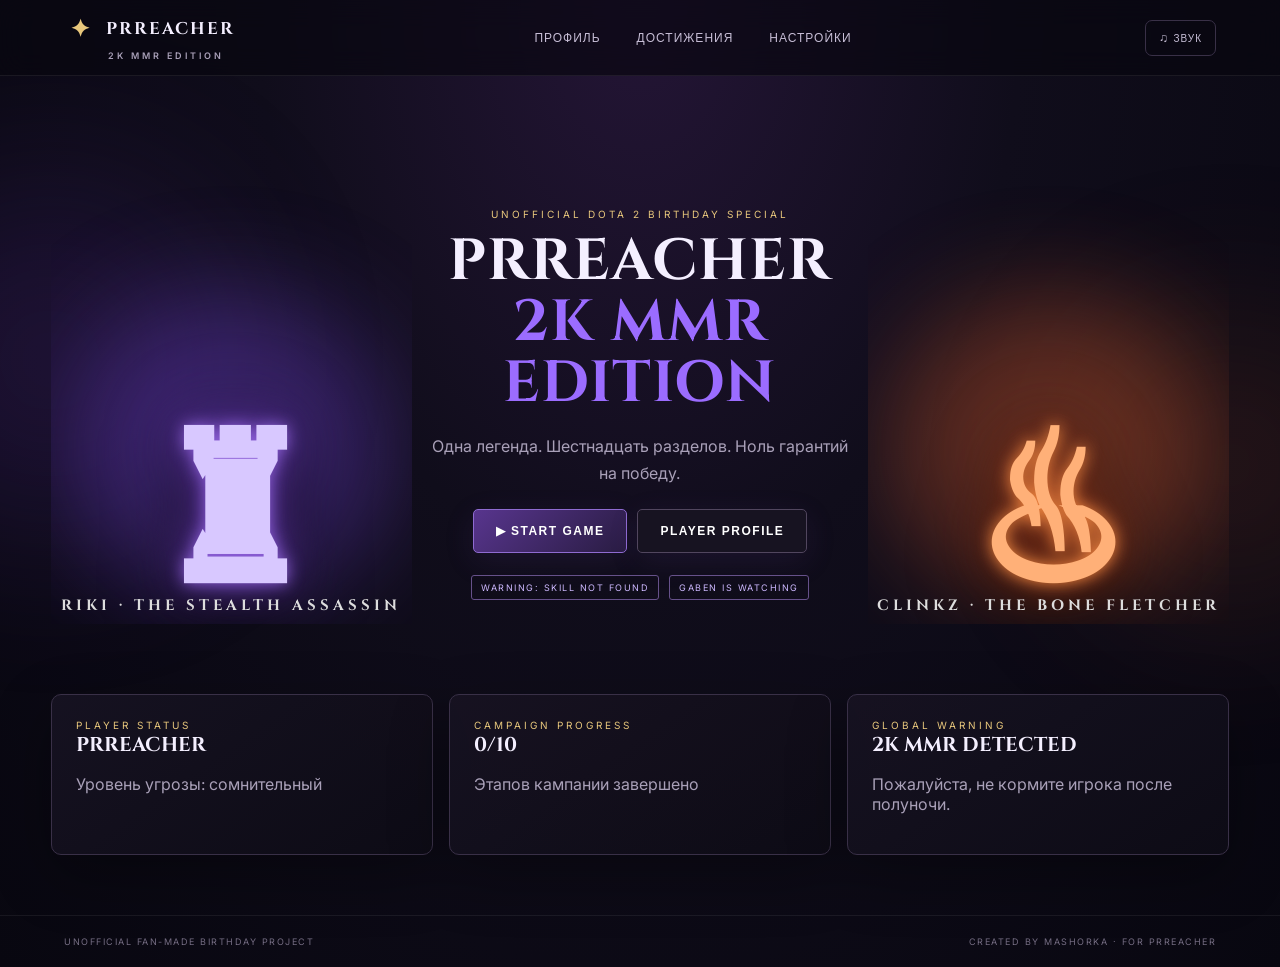
<file: index.html>
<!doctype html>
<html lang="ru">
<head>
  <meta charset="UTF-8">
  <meta name="viewport" content="width=device-width, initial-scale=1.0">
  <meta name="theme-color" content="#090812">
  <title>PRREACHER — 2K MMR EDITION</title>
  <link rel="preconnect" href="https://fonts.googleapis.com">
  <link rel="preconnect" href="https://fonts.gstatic.com" crossorigin>
  <link href="https://fonts.googleapis.com/css2?family=Cinzel:wght@500;600;700;800&family=Inter:wght@400;500;600;700;800&display=swap" rel="stylesheet">
  <link rel="stylesheet" href="style.css">
</head>
<body>
  <div class="ambient ambient-a"></div><div class="ambient ambient-b"></div>
  <div id="app">
    <header class="topbar">
      <button class="brand" data-screen="home"><span class="brand-mark">✦</span> PRREACHER <small>2K MMR EDITION</small></button>
      <nav class="nav">
        <button data-screen="profile">Профиль</button><button data-screen="achievements">Достижения</button><button data-screen="settings">Настройки</button>
      </nav>
      <button class="sound-btn" id="soundToggle" aria-label="Звук">♫ <span>ЗВУК</span></button>
    </header>
    <main id="screen" aria-live="polite"></main>
    <footer><span>UNOFFICIAL FAN-MADE BIRTHDAY PROJECT</span><span>CREATED BY MASHORKA · FOR PRREACHER</span></footer>
  </div>
  <div id="toast" class="toast"></div>
  <script src="app.js"></script>
</body>
</html>
</file>
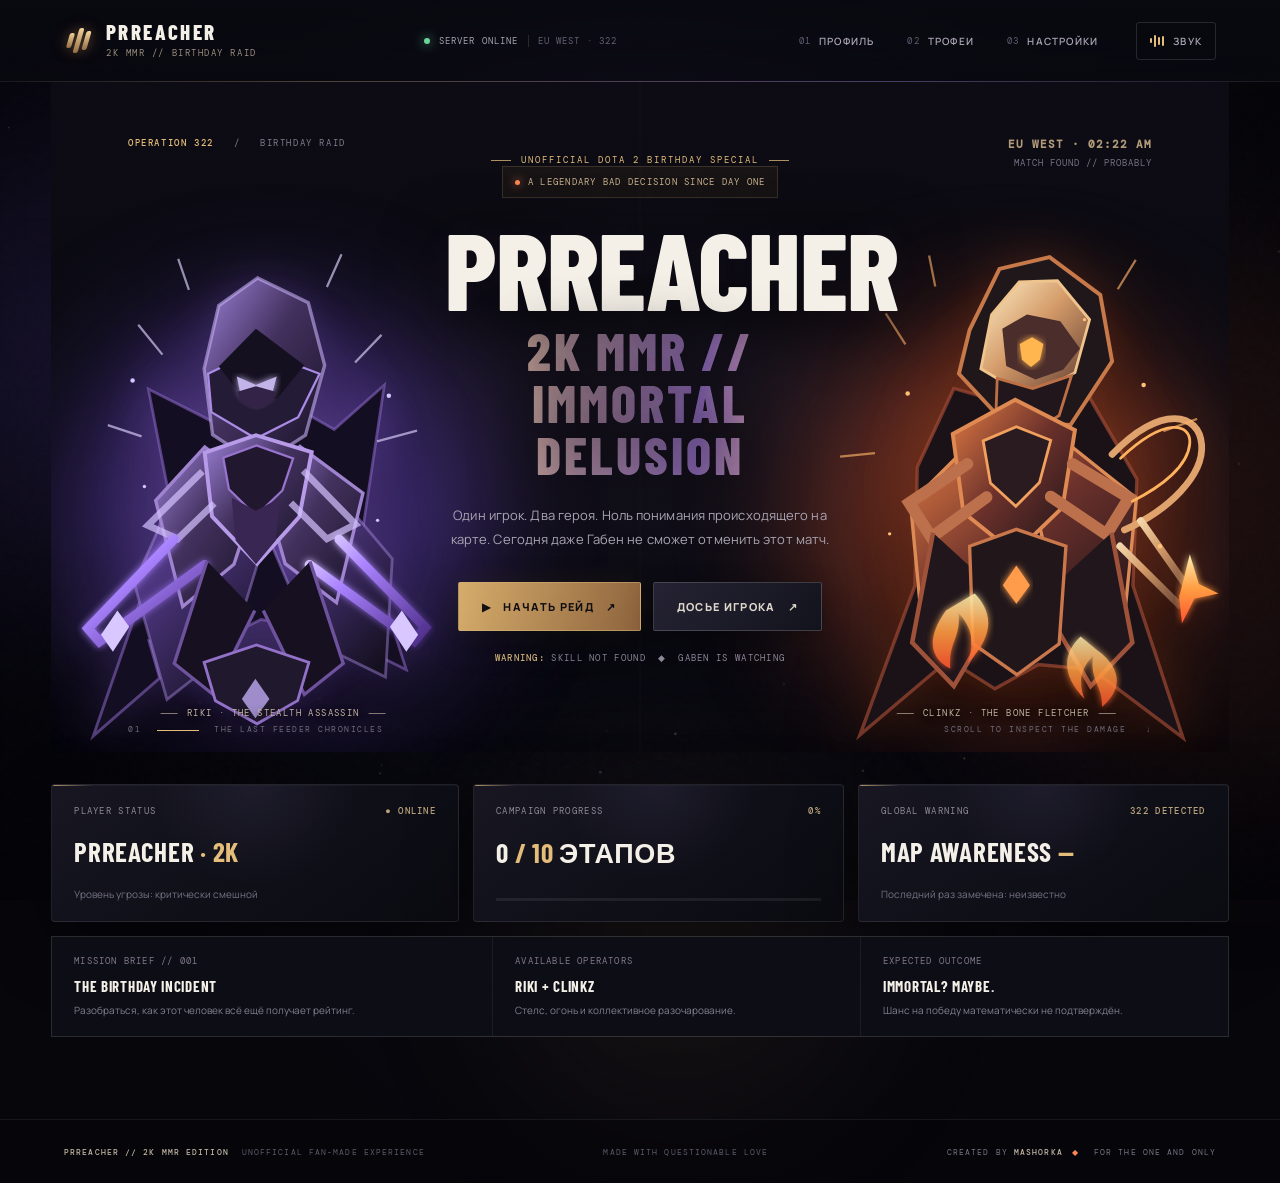
<file: prreacher-birthday-edition1/prreacher-birthday-edition/index.html>
<!doctype html>
<html lang="ru">
<head>
  <meta charset="UTF-8">
  <meta name="viewport" content="width=device-width, initial-scale=1.0, viewport-fit=cover">
  <meta name="theme-color" content="#07070d">
  <link rel="icon" type="image/svg+xml" href="art/favicon.svg">
  <meta property="og:title" content="PRREACHER // 2K MMR EDITION">
  <meta property="og:description" content="A legendary birthday raid. One player. Two heroes. Zero map awareness.">
  <meta name="description" content="PRREACHER — 2K MMR EDITION. Кинематографическое поздравительное приключение в духе Dota 2 от Mashorka.">
  <title>PRREACHER // 2K MMR EDITION</title>
  <link rel="preconnect" href="https://fonts.googleapis.com">
  <link rel="preconnect" href="https://fonts.gstatic.com" crossorigin>
  <link href="https://fonts.googleapis.com/css2?family=Barlow+Condensed:wght@500;600;700;800;900&family=DM+Mono:wght@400;500&family=Manrope:wght@400;500;600;700;800&display=swap" rel="stylesheet">
  <link rel="stylesheet" href="style.css">
</head>
<body>
  <canvas id="starfield" aria-hidden="true"></canvas>
  <div class="noise" aria-hidden="true"></div>
  <div class="vignette" aria-hidden="true"></div>
  <div class="ambient ambient-a" aria-hidden="true"></div>
  <div class="ambient ambient-b" aria-hidden="true"></div>
  <div class="ambient ambient-c" aria-hidden="true"></div>
  <div class="pointer-aura" aria-hidden="true"></div>
  <div id="app">
    <header class="topbar">
      <button class="brand" data-screen="home" aria-label="На главную">
        <span class="brand-mark"><span></span><span></span><span></span></span>
        <span class="brand-copy"><b>PRREACHER</b><small>2K MMR // BIRTHDAY RAID</small></span>
      </button>
      <div class="server-status"><i></i><span>SERVER ONLINE</span><em>EU WEST · 322</em></div>
      <nav class="nav" aria-label="Основная навигация">
        <button data-screen="profile"><span class="nav-index">01</span>ПРОФИЛЬ</button>
        <button data-screen="achievements"><span class="nav-index">02</span>ТРОФЕИ</button>
        <button data-screen="settings"><span class="nav-index">03</span>НАСТРОЙКИ</button>
      </nav>
      <button class="sound-btn" id="soundToggle" aria-label="Включить или выключить звук"><span class="sound-bars"><i></i><i></i><i></i><i></i></span><span>ЗВУК</span></button>
    </header>
    <main id="screen" aria-live="polite"></main>
    <footer>
      <span class="footer-left"><b>PRREACHER // 2K MMR EDITION</b><i>UNOFFICIAL FAN-MADE EXPERIENCE</i></span>
      <span class="footer-center">MADE WITH QUESTIONABLE LOVE</span>
      <span class="footer-right">CREATED BY <b>MASHORKA</b><span class="footer-dot">◆</span> FOR THE ONE AND ONLY</span>
    </footer>
  </div>
  <div id="toast" class="toast" role="status" aria-live="polite"></div>
  <script src="app.js"></script>
</body>
</html>
</file>
<file: style.css>
*{box-sizing:border-box} :root{--bg:#090812;--panel:#12111d;--panel2:#1b1728;--line:#393047;--text:#f4efff;--muted:#a9a0b8;--purple:#9b6cff;--purple2:#5b3a9e;--fire:#ff8a43;--gold:#e8c77c;--red:#df526b}
html,body{margin:0;min-height:100%;background:var(--bg);color:var(--text);font-family:Inter,Arial,sans-serif}body{overflow-x:hidden;background:radial-gradient(ellipse at 50% 0%,#241536 0%,#100d1b 42%,#080710 100%);min-height:100vh}.ambient{position:fixed;pointer-events:none;filter:blur(90px);opacity:.18;z-index:0;border-radius:50%}.ambient-a{width:360px;height:360px;background:#713ac5;left:-130px;top:20%}.ambient-b{width:300px;height:300px;background:#a44d28;right:-100px;top:35%}#app{position:relative;z-index:1;min-height:100vh;display:flex;flex-direction:column}.topbar{height:76px;padding:0 clamp(18px,5vw,72px);display:flex;align-items:center;justify-content:space-between;border-bottom:1px solid #ffffff12;background:#080710aa;backdrop-filter:blur(14px);position:sticky;top:0;z-index:10}.brand{border:0;background:none;color:var(--text);font:700 17px Cinzel,serif;letter-spacing:2px;cursor:pointer}.brand small{display:block;font:600 9px Inter,sans-serif;color:var(--muted);letter-spacing:3px;margin:4px 0 0 26px}.brand-mark{color:var(--gold);font-size:24px;vertical-align:middle;margin-right:8px}.nav{display:flex;gap:8px}.nav button,.sound-btn{background:transparent;border:1px solid transparent;color:#c7bed6;padding:10px 13px;border-radius:7px;cursor:pointer;font-size:12px;text-transform:uppercase;letter-spacing:1px}.nav button:hover,.sound-btn:hover{border-color:var(--line);color:white;background:#ffffff08}.sound-btn{border-color:var(--line)}.sound-btn span{font-size:10px}.topbar button:focus-visible,.btn:focus-visible{outline:2px solid var(--gold);outline-offset:3px}main{width:min(1200px,92vw);margin:0 auto;flex:1;padding:38px 0 60px}footer{display:flex;justify-content:space-between;gap:12px;padding:20px clamp(18px,5vw,72px);font-size:9px;letter-spacing:1.5px;color:#756d83;border-top:1px solid #ffffff10}.eyebrow{font-size:10px;letter-spacing:3px;color:var(--gold);text-transform:uppercase}.title{font:700 clamp(32px,6vw,66px) Cinzel,Georgia,serif;line-height:1.05;letter-spacing:1px;margin:12px 0}.title span{color:var(--purple)}.subtitle{color:var(--muted);line-height:1.7;max-width:650px}.hero-stage{min-height:580px;display:grid;grid-template-columns:1fr 1.2fr 1fr;align-items:center;gap:12px;position:relative}.hero-figure{height:440px;display:flex;align-items:end;justify-content:center;position:relative;overflow:hidden}.hero-figure:before{content:"";position:absolute;bottom:5%;width:90%;height:70%;border-radius:50%;filter:blur(55px);opacity:.4}.hero-figure.riki:before{background:#7546da}.hero-figure.clinkz:before{background:#d45c2e}.hero-silhouette{position:relative;font-size:clamp(100px,16vw,210px);filter:drop-shadow(0 15px 35px #000);animation:float 4s ease-in-out infinite}.clinkz .hero-silhouette{animation-delay:-2s}.hero-label{position:absolute;bottom:8px;font:700 15px Cinzel,serif;letter-spacing:4px;color:#ddd}.hero-center{text-align:center;z-index:2}.hero-center .title{font-size:clamp(30px,5vw,58px)}.hero-center .subtitle{margin:18px auto}.btn{border:1px solid #8f6bd1;background:linear-gradient(135deg,#58358e,#291c42);color:white;padding:14px 22px;border-radius:5px;font-weight:800;letter-spacing:1.5px;font-size:12px;cursor:pointer;transition:.2s;box-shadow:0 8px 30px #6b42a322}.btn:hover{transform:translateY(-2px);box-shadow:0 12px 35px #8e5df044;filter:brightness(1.2)}.btn.secondary{background:#171321;border-color:#51465e}.btn.fire{background:linear-gradient(135deg,#9c4927,#482017);border-color:#c56a3c}.btn.gold{background:linear-gradient(135deg,#8a6b32,#3c2d19);border-color:var(--gold);color:#fff4d2}.button-row{display:flex;justify-content:center;gap:10px;flex-wrap:wrap;margin-top:22px}.panel{background:linear-gradient(145deg,#171322ed,#0e0c16ed);border:1px solid var(--line);border-radius:10px;padding:24px;box-shadow:0 20px 60px #0005}.grid{display:grid;grid-template-columns:repeat(2,minmax(0,1fr));gap:16px}.grid.three{grid-template-columns:repeat(3,minmax(0,1fr))}.section-head{display:flex;justify-content:space-between;align-items:end;gap:20px;margin-bottom:22px}.card-title{font:700 20px Cinzel,serif;margin:0 0 10px}.muted{color:var(--muted)}.tag{display:inline-block;padding:6px 9px;border:1px solid #66518a;border-radius:3px;color:#cdb8ff;font-size:9px;letter-spacing:1.5px;text-transform:uppercase}.stat{font:700 32px Cinzel,serif;color:var(--gold)}.progress{height:8px;border-radius:20px;background:#332b3c;overflow:hidden}.progress>i{display:block;height:100%;background:linear-gradient(90deg,#8052ca,#e1b96c);width:0;transition:width .3s}.choice{width:100%;text-align:left;padding:15px;border:1px solid var(--line);background:#15111f;color:var(--text);border-radius:6px;cursor:pointer;margin:6px 0}.choice:hover{border-color:var(--purple);background:#241934}.choice.correct{border-color:#65c69a;background:#143126}.choice.wrong{border-color:var(--red);background:#351722}.game-area{height:300px;position:relative;overflow:hidden;background:radial-gradient(ellipse at center,#312048,#100d19 70%);border:1px solid var(--line);border-radius:8px;margin:18px 0}.target{position:absolute;border:0;background:transparent;font-size:35px;cursor:pointer;filter:drop-shadow(0 0 12px #b48aff);animation:float 1.4s infinite}.target:hover{transform:scale(1.2)}.boss{font-size:90px;text-align:center;filter:drop-shadow(0 0 25px #b34c69);animation:pulse 2s infinite}.boss-actions{display:grid;grid-template-columns:repeat(2,1fr);gap:8px}.feed{height:120px;overflow:auto;background:#090811;border:1px solid #292333;border-radius:5px;padding:10px;font:11px monospace;color:#c9b6ef}.feed div{padding:4px;border-bottom:1px solid #ffffff0a}.treasure{font-size:130px;text-align:center;filter:drop-shadow(0 0 30px #d9a849);animation:float 3s infinite}.letter{font:16px/1.9 Georgia,serif;color:#e9dec9;white-space:pre-line}.letter-panel{background:linear-gradient(135deg,#241c25,#17121a);border-color:#6d5948}.achievement{display:flex;gap:14px;align-items:center}.achievement .medal{font-size:32px}.achievement.locked{opacity:.45;filter:grayscale(1)}.field{width:100%;background:#0d0b14;color:white;border:1px solid var(--line);padding:12px;border-radius:5px;margin:8px 0}.range{width:100%;accent-color:var(--purple)}.toast{position:fixed;bottom:25px;left:50%;transform:translate(-50%,20px);opacity:0;pointer-events:none;background:#241a32;border:1px solid #8d6ac2;padding:12px 18px;border-radius:5px;z-index:30;transition:.25s}.toast.show{opacity:1;transform:translate(-50%,0)}.center{text-align:center}.hidden{display:none!important}.kill-banner{font:700 clamp(22px,5vw,48px) Cinzel,serif;color:var(--gold);text-shadow:0 0 25px #ffb94a;animation:pop .5s}.divider{height:1px;background:#ffffff18;margin:18px 0}@keyframes float{0%,100%{transform:translateY(0)}50%{transform:translateY(-13px)}}@keyframes pulse{0%,100%{transform:scale(1)}50%{transform:scale(1.07)}}@keyframes pop{0%{transform:scale(.6);opacity:0}100%{transform:scale(1);opacity:1}}
@media(max-width:760px){.topbar{height:auto;min-height:66px;flex-wrap:wrap;padding:12px 16px}.nav{order:3;width:100%;justify-content:center}.nav button{font-size:10px;padding:8px}.sound-btn{padding:8px}.hero-stage{grid-template-columns:1fr 1.2fr 1fr;min-height:470px}.hero-figure{height:290px}.hero-silhouette{font-size:100px}.hero-label{font-size:10px;letter-spacing:2px}.hero-center .title{font-size:26px}.hero-center .subtitle{font-size:11px}.grid,.grid.three{grid-template-columns:1fr}.panel{padding:17px}main{padding-top:25px}footer{flex-direction:column;text-align:center}.boss-actions{grid-template-columns:1fr 1fr}}
@media(max-width:430px){.hero-stage{grid-template-columns:1fr;gap:0}.hero-figure{height:125px;order:2}.hero-center{order:1;padding:20px 0}.hero-figure.riki{margin-top:12px}.hero-figure.clinkz{margin-bottom:10px}.hero-silhouette{font-size:78px}.hero-label{bottom:0}.hero-center .title{font-size:34px}.hero-center .subtitle{font-size:13px}.nav{gap:0}.nav button{padding:7px 8px}}

/* Additional cinematic states and interaction feedback */
.nav button.active{color:#fff;border-color:#72539d;background:#241a35;box-shadow:inset 0 -2px 0 var(--purple)}
.hero-silhouette{font-family:Cinzel,serif;font-weight:800;line-height:1;color:#d8c8ff;text-shadow:0 0 18px #8e61d9,0 0 55px #7442c9;transform:scaleX(.82)}
.clinkz .hero-silhouette{color:#ffb078;text-shadow:0 0 18px #f78b43,0 0 55px #c74a25}
.hero-choice{overflow:hidden;position:relative}.hero-choice-art{font:800 110px Cinzel,serif;height:150px;display:grid;place-items:center}.riki-art{color:#c7a4ff;text-shadow:0 0 28px #9259e8}.clinkz-art{color:#ffad73;text-shadow:0 0 28px #e65d2f}
.loading-emblem{font:100px Cinzel,serif;color:var(--gold);text-shadow:0 0 30px #e8c77c;animation:pulse 1.3s infinite}
.target{width:54px;height:54px;border-radius:50%;display:grid;place-items:center;background:radial-gradient(circle,#e8d5ff22,#5b3a9e55 55%,transparent 70%);border:1px solid #c2a4ff66;color:#f3e8ff;font-size:31px;touch-action:manipulation}
.target.hit-target{background:#f3d48b;color:#fff;transform:scale(1.5);opacity:.2}
.cinematic-overlay{position:fixed;inset:0;z-index:50;display:grid;place-items:center;pointer-events:none;background:radial-gradient(ellipse at center,#b38a302b,transparent 58%);animation:cinematicFade 1.45s ease both}
.cinematic-kill{display:flex;flex-direction:column;align-items:center;gap:8px;text-align:center;padding:24px;animation:cinematicPop .42s cubic-bezier(.2,.9,.3,1.3) both;text-shadow:0 3px 22px #000}
.cinematic-kill span{font:800 clamp(32px,8vw,76px) Cinzel,serif;color:#f6d98f;letter-spacing:3px}
.cinematic-kill small{font:700 12px Inter,sans-serif;letter-spacing:2px;color:#fff;text-transform:uppercase}
.threat-card{margin:22px auto 10px;max-width:620px;padding:22px;border:1px solid #68485a;border-radius:7px;background:linear-gradient(120deg,#281624,#15101b);font:700 clamp(16px,3vw,23px) Cinzel,serif;min-height:75px;display:grid;place-items:center}
.threat-card.threat-active{border-color:#e16b70;box-shadow:0 0 30px #d14b6533;animation:threatPulse .5s ease}
.boss-progress>i{background:linear-gradient(90deg,#b52c4b,#ed7a55)!important;transition:width .35s}
.boss{font:900 100px Cinzel,serif;color:#d18b9a;text-shadow:0 0 25px #c33860,0 0 70px #7b1737;animation:pulse 2s infinite}
.boss-panel{position:relative;overflow:hidden}.boss-panel:before{content:"";position:absolute;inset:0;background:radial-gradient(ellipse at 50% 28%,#9c31511c,transparent 45%);pointer-events:none}
.victory-screen{padding:clamp(40px,10vh,100px) 0}.victory-title{font-size:clamp(60px,12vw,130px)!important;color:#f0d38a;text-shadow:0 0 45px #c58b3b66}
.settings-panel{max-width:760px}.settings-panel>label{display:block;margin:20px 0;color:#e8e0f0}.settings-panel output{float:right;color:var(--gold);font-weight:700}.setting-check{display:flex!important;align-items:center;gap:10px}.setting-check input{accent-color:var(--purple);width:17px;height:17px}
.no-animations *, .no-animations *:before, .no-animations *:after{animation:none!important;transition:none!important;scroll-behavior:auto!important}
.reduced-effects .ambient{display:none}.reduced-effects .cinematic-overlay{background:#090812cc}.reduced-effects .hero-figure:before{filter:blur(20px)}
button:disabled{cursor:default;opacity:.75}.choice:disabled{opacity:1}
@keyframes cinematicFade{0%{opacity:0}12%,72%{opacity:1}100%{opacity:0}}
@keyframes cinematicPop{0%{transform:scale(.65) translateY(20px);opacity:0}100%{transform:scale(1) translateY(0);opacity:1}}
@keyframes threatPulse{0%{transform:scale(.98)}50%{transform:scale(1.015)}100%{transform:scale(1)}}
@media(max-width:760px){.hero-choice-art{height:110px;font-size:82px}.boss{font-size:75px}.cinematic-kill small{font-size:10px}.threat-card{padding:16px}}

.stratz-link{display:inline-block;text-decoration:none;margin:8px 0}.small-note{font-size:12px;line-height:1.6;margin-top:14px}.panel a:not(.btn){color:#cdb8ff}
</file>
<file: prreacher-birthday-edition1/prreacher-birthday-edition/style.css>
:root{
  color-scheme:dark;--bg:#07070d;--bg2:#0b0b13;--panel:#10111b;--panel2:#171522;--line:#ffffff16;--line-hot:#b9945d55;
  --text:#f4f0e8;--muted:#9895a6;--dim:#626071;--gold:#e4bd7a;--gold2:#f8dfaa;--violet:#9f80ff;--violet2:#654bb8;--fire:#ff8753;--red:#e95e55;--green:#73d0a1;
  --display:'Barlow Condensed',Impact,sans-serif;--body:'Manrope',Arial,sans-serif;--mono:'DM Mono',monospace;--ease:cubic-bezier(.2,.8,.2,1)
}
*{box-sizing:border-box}html{scroll-behavior:smooth;scrollbar-color:#51405f #090910}body{margin:0;min-height:100vh;overflow-x:hidden;background:radial-gradient(ellipse at 50% -15%,#242033 0,#0a0a13 39%,#06060b 78%);color:var(--text);font-family:var(--body);-webkit-font-smoothing:antialiased}button,input{font:inherit}button{color:inherit}a{color:var(--gold2)}::selection{background:#a68aff55;color:white}
#starfield{position:fixed;inset:0;width:100%;height:100%;z-index:0;pointer-events:none;opacity:.72}.noise{position:fixed;inset:0;z-index:1;pointer-events:none;opacity:.032;background-image:url("data:image/svg+xml,%3Csvg viewBox='0 0 180 180' xmlns='http://www.w3.org/2000/svg'%3E%3Cfilter id='n'%3E%3CfeTurbulence type='fractalNoise' baseFrequency='.82' numOctaves='4' stitchTiles='stitch'/%3E%3C/filter%3E%3Crect width='100%25' height='100%25' filter='url(%23n)' opacity='.7'/%3E%3C/svg%3E")}.vignette{position:fixed;inset:0;z-index:1;pointer-events:none;background:radial-gradient(ellipse at center,transparent 35%,#0303079c 100%)}.ambient{position:fixed;z-index:0;pointer-events:none;border-radius:50%;filter:blur(100px);opacity:.2;animation:ambientDrift 18s ease-in-out infinite alternate}.ambient-a{width:440px;height:440px;left:-180px;top:15%;background:#7452d8}.ambient-b{width:520px;height:520px;right:-220px;top:30%;background:#aa492b;animation-delay:-6s}.ambient-c{width:340px;height:340px;left:40%;bottom:-220px;background:#bc8c43;opacity:.09;animation-delay:-10s}.pointer-aura{position:fixed;z-index:2;pointer-events:none;width:420px;height:420px;border-radius:50%;left:0;top:0;transform:translate(-50%,-50%);background:radial-gradient(circle,#9c78ff12,transparent 65%);mix-blend-mode:screen;opacity:0;transition:opacity .4s}body:hover .pointer-aura{opacity:1}
#app{position:relative;z-index:3;min-height:100vh;display:flex;flex-direction:column}.topbar{height:82px;padding:0 clamp(20px,5vw,82px);display:flex;align-items:center;justify-content:space-between;gap:24px;position:sticky;top:0;z-index:20;background:linear-gradient(180deg,#090910ed,#090910c9);border-bottom:1px solid #ffffff12;backdrop-filter:blur(22px) saturate(140%)}.topbar:after{content:"";position:absolute;left:0;right:0;bottom:-1px;height:1px;background:linear-gradient(90deg,transparent,#9a7a5a66 25%,#8d71cb66 70%,transparent)}.brand{display:flex;align-items:center;gap:13px;border:0;background:none;text-align:left;cursor:pointer;padding:7px 0}.brand-copy b{display:block;font:800 21px/1 var(--display);letter-spacing:2.4px}.brand-copy small{display:block;color:#9a8d7c;font:9px/1.5 var(--mono);letter-spacing:1.55px;margin-top:5px}.brand-mark{width:29px;height:29px;display:flex;align-items:center;justify-content:center;gap:3px;transform:skew(-16deg)}.brand-mark span{display:block;width:5px;border-radius:2px;background:linear-gradient(180deg,#f5d69c,#966c45);box-shadow:0 0 14px #c79a5e88}.brand-mark span:nth-child(1){height:15px}.brand-mark span:nth-child(2){height:25px}.brand-mark span:nth-child(3){height:19px}.server-status{display:flex;align-items:center;gap:9px;color:#a6a2af;font:9px var(--mono);letter-spacing:1.15px;margin-left:auto;margin-right:auto}.server-status i{width:6px;height:6px;border-radius:50%;background:#6dd39c;box-shadow:0 0 12px #6dd39c;animation:statusPulse 2.4s infinite}.server-status em{font-style:normal;color:#655f70;border-left:1px solid #ffffff20;padding-left:9px}.nav{display:flex;gap:5px}.nav button,.sound-btn{position:relative;border:1px solid transparent;background:transparent;color:#aaa5b3;padding:11px 13px;border-radius:3px;cursor:pointer;font:600 10px var(--body);letter-spacing:1.2px;transition:color .25s,border .25s,background .25s}.nav button{display:flex;align-items:center;gap:8px}.nav-index{font:9px var(--mono);color:#645d70}.nav button:hover,.nav button.active{color:var(--gold2);border-color:#b89a6b30;background:linear-gradient(130deg,#c59d5720,#6d579b12)}.nav button.active:after{content:"";position:absolute;left:12px;right:12px;bottom:-1px;height:2px;background:linear-gradient(90deg,var(--gold),var(--violet));box-shadow:0 0 12px #c4a06a66}.sound-btn{display:flex;align-items:center;gap:9px;border-color:#ffffff20;white-space:nowrap}.sound-btn:hover{color:white;border-color:#c5a26e88;background:#ffffff08}.sound-bars{height:14px;display:flex;gap:2px;align-items:center}.sound-bars i{display:block;width:2px;height:5px;background:var(--gold);border-radius:2px;animation:soundWave .75s ease-in-out infinite alternate}.sound-bars i:nth-child(2){height:12px;animation-delay:-.4s}.sound-bars i:nth-child(3){height:8px;animation-delay:-.2s}.sound-bars i:nth-child(4){height:10px;animation-delay:-.6s}body.sound-off .sound-bars i{animation:none;height:2px;opacity:.5}
main{width:min(1420px,92vw);margin:0 auto;flex:1;padding:42px 0 82px;position:relative;min-width:0}footer{min-height:64px;padding:16px clamp(20px,5vw,82px);border-top:1px solid #ffffff12;display:flex;align-items:center;justify-content:space-between;gap:15px;color:#777383;font:8px var(--mono);letter-spacing:1.1px;background:#06060b72}footer b{color:#c4b8a5;font-weight:500}.footer-left{display:flex;align-items:center;gap:13px}.footer-left i{font-style:normal;color:#5e596a}.footer-center{color:#5e596a}.footer-dot{color:var(--fire);margin:0 9px}
/* Typography and page rhythm */
.eyebrow{display:flex;align-items:center;gap:10px;color:var(--gold);font:10px var(--mono);letter-spacing:2.2px;text-transform:uppercase}.eyebrow:before{content:"";width:20px;height:1px;background:currentColor;opacity:.75}.title{font:800 clamp(42px,7vw,86px)/.88 var(--display);letter-spacing:1px;text-transform:uppercase;margin:16px 0 20px;text-shadow:0 12px 50px #000}.title span{color:var(--gold2);background:linear-gradient(100deg,#ffe6ba,#c69a62 45%,#8a74cf 100%);-webkit-background-clip:text;background-clip:text;color:transparent}.subtitle{max-width:660px;color:#a9a5b2;font-size:14px;line-height:1.9;letter-spacing:.1px}.small-note{font-size:10px;line-height:1.7}.muted{color:var(--muted);line-height:1.75}.center{text-align:center}.hidden{display:none!important}.divider{height:1px;background:linear-gradient(90deg,transparent,#ffffff20,transparent);margin:22px 0}.section-head{display:flex;align-items:end;justify-content:space-between;gap:22px;margin-bottom:24px}.card-title{font:700 29px/1 var(--display);letter-spacing:.8px;text-transform:uppercase;margin:0 0 12px}.tag{display:inline-flex;align-items:center;gap:7px;border:1px solid #c09b6547;background:#d0a66c0c;color:#d9bd8f;padding:7px 10px;font:9px var(--mono);letter-spacing:1px;text-transform:uppercase}.tag:before{content:"";width:5px;height:5px;border-radius:50%;background:currentColor;box-shadow:0 0 8px currentColor}
/* Panels, grid and controls */
.panel{position:relative;isolation:isolate;overflow:hidden;padding:clamp(20px,2.4vw,32px);border:1px solid #ffffff16;border-radius:4px;background:linear-gradient(145deg,#191824eF 0%,#101019f5 54%,#0b0b12f5 100%);box-shadow:0 24px 70px #0005,inset 0 1px #ffffff08;transition:border-color .35s,transform .35s var(--ease),box-shadow .35s}.panel:before{content:"";position:absolute;inset:0;z-index:-1;pointer-events:none;background:radial-gradient(circle at var(--mx,50%) var(--my,0%),#bca1ff12,transparent 42%)}.panel:after{content:"";position:absolute;top:0;left:0;width:42px;height:1px;background:linear-gradient(90deg,var(--gold),transparent);opacity:.75}.panel:hover{border-color:#bca16c4a;box-shadow:0 28px 80px #0007,0 0 36px #a17ce70c,inset 0 1px #ffffff10}.grid{display:grid;grid-template-columns:repeat(2,minmax(0,1fr));gap:18px}.grid.three{grid-template-columns:repeat(3,minmax(0,1fr))}.btn{position:relative;isolation:isolate;display:inline-flex;align-items:center;justify-content:center;gap:12px;min-height:49px;padding:0 23px;border:1px solid #d5b47a8a;border-radius:2px;overflow:hidden;background:linear-gradient(105deg,#d6ad6b,#8d633d);color:#120f12;font:800 11px var(--body);letter-spacing:1.35px;text-transform:uppercase;cursor:pointer;box-shadow:0 10px 32px #0006,0 0 28px #d4ae6c18;transition:transform .28s var(--ease),box-shadow .28s,filter .28s,border .28s}.btn:before{content:"";position:absolute;z-index:-1;inset:0;transform:translateX(-110%);background:linear-gradient(105deg,transparent,#fff8,transparent);transition:transform .65s var(--ease)}.btn:hover{transform:translateY(-3px);filter:brightness(1.13);box-shadow:0 16px 40px #0008,0 0 34px #dbb47730}.btn:hover:before{transform:translateX(110%)}.btn:active{transform:translateY(0) scale(.98)}.btn.secondary{border-color:#ffffff2b;background:linear-gradient(130deg,#252333,#13131d);color:#ddd6ca;box-shadow:0 9px 28px #0004}.btn.fire{border-color:#e8794b;background:linear-gradient(110deg,#ff9a62,#a94429);color:#1b0d0b}.btn.gold{background:linear-gradient(110deg,#f4d18e,#a77b42);border-color:#f1d49a;color:#18110a}.btn:focus-visible,.nav button:focus-visible,.brand:focus-visible,.sound-btn:focus-visible,.choice:focus-visible{outline:2px solid var(--gold2);outline-offset:4px}.button-row{display:flex;justify-content:center;align-items:center;gap:12px;flex-wrap:wrap;margin-top:24px}.progress{height:5px;border-radius:0;background:#ffffff12;overflow:hidden;position:relative}.progress>i{display:block;width:0;height:100%;background:linear-gradient(90deg,#8b6ce0,#e6c27f);box-shadow:0 0 18px #b49bff;transition:width .5s var(--ease)}.stat{font:800 48px/.95 var(--display);letter-spacing:1px;color:var(--gold2);text-shadow:0 0 35px #d5a96728}.choice{width:100%;text-align:left;padding:17px 19px;border:1px solid #ffffff17;background:linear-gradient(110deg,#171621,#101019);color:var(--text);border-radius:2px;cursor:pointer;margin:7px 0;font-size:13px;transition:all .22s}.choice:hover{border-color:#ae8cce88;transform:translateX(4px);background:#201c2b}.choice.correct{border-color:#65c69a;background:#143126}.choice.wrong{border-color:var(--red);background:#351722}.field{width:100%;background:#0d0b14;color:white;border:1px solid var(--line);padding:13px;border-radius:2px;margin:8px 0}.range{width:100%;accent-color:var(--gold)}
/* Main campaign cover */
.hero-stage{position:relative;min-height:670px;display:grid;grid-template-columns:minmax(0,1fr) minmax(390px,1.05fr) minmax(0,1fr);align-items:center;gap:0;margin:-42px calc((92vw - min(1420px,92vw))/ -2) 32px;padding:25px max(4vw,calc((100vw - 1420px)/2)) 0;overflow:hidden;isolation:isolate}.hero-stage:before{content:"";position:absolute;z-index:-2;inset:0;background:radial-gradient(ellipse at 50% 48%,#4c3a5b40,transparent 42%),linear-gradient(180deg,#0d0c14 0%,#090910 75%,transparent 100%)}.hero-stage:after{content:"";position:absolute;z-index:-1;inset:0;opacity:.28;background:linear-gradient(90deg,transparent 49.9%,#ffffff12 50%,transparent 50.1%),repeating-linear-gradient(90deg,transparent 0 89px,#ffffff05 90px),linear-gradient(180deg,transparent 75%,#07070d)}.hero-stage .hero-figure{height:610px;align-self:end;position:relative;display:flex;align-items:end;justify-content:center;min-width:0;isolation:isolate;overflow:visible}.hero-figure:before{content:"";position:absolute;z-index:-1;bottom:7%;width:110%;height:62%;border-radius:50%;filter:blur(70px);opacity:.6}.hero-figure.riki:before{background:#7650db}.hero-figure.clinkz:before{background:#c45131}.hero-figure img{position:relative;width:min(125%,540px);height:112%;object-fit:contain;object-position:center bottom;filter:drop-shadow(0 25px 32px #000d);animation:heroFloat 7s ease-in-out infinite;transform-origin:50% 90%}.hero-figure.riki img{margin-left:-7%;filter:drop-shadow(0 0 22px #8f68e544) drop-shadow(0 27px 35px #000d)}.hero-figure.clinkz img{margin-right:-9%;animation-delay:-3.5s;filter:drop-shadow(0 0 24px #d65b2d42) drop-shadow(0 27px 35px #000d)}.hero-label{position:absolute;bottom:33px;left:50%;transform:translateX(-50%);white-space:nowrap;color:#c3b4a1;font:9px var(--mono);letter-spacing:1.4px;text-shadow:0 2px 6px #000}.hero-label:before,.hero-label:after{content:"";display:inline-block;width:17px;height:1px;vertical-align:middle;background:currentColor;margin:0 9px;opacity:.65}.hero-center{position:relative;z-index:2;text-align:center;padding:35px 0 76px;margin:auto;width:100%;min-width:0}.hero-center .eyebrow{justify-content:center;font-size:9px;letter-spacing:2px}.hero-center .eyebrow:after{content:"";width:20px;height:1px;background:currentColor;opacity:.75}.hero-center .title{font-size:clamp(64px,8.5vw,120px);line-height:.78;letter-spacing:-1px;margin:28px 0 18px;text-shadow:0 10px 65px #000,0 0 45px #a88ad51f}.hero-center .title span{display:block;margin-top:13px;font-size:.48em;letter-spacing:3px;line-height:1;background:linear-gradient(95deg,#efcd91,#a17bd1 65%,#f1b77a);-webkit-background-clip:text;background-clip:text;color:transparent}.hero-center .subtitle{margin:22px auto 0;font-size:13px;max-width:440px}.hero-center .button-row{margin-top:30px}.hero-center .button-row:last-child{margin-top:21px}.hero-micro{font:9px var(--mono);letter-spacing:1.3px;color:#918b9c}.hero-micro b{color:#d8b77c;font-weight:500}.cover-index{position:absolute;top:55px;left:clamp(22px,6vw,92px);color:#817a8c;font:9px var(--mono);letter-spacing:1.6px}.cover-index b{color:var(--gold);font-weight:500}.cover-coordinate{position:absolute;right:clamp(22px,6vw,92px);top:55px;font:9px var(--mono);letter-spacing:1px;color:#777283;text-align:right}.cover-coordinate b{display:block;color:#b29b7a;font-size:11px;margin-bottom:6px}.cover-bottom{position:absolute;bottom:18px;left:clamp(22px,6vw,92px);right:clamp(22px,6vw,92px);display:flex;align-items:center;justify-content:space-between;color:#706b7a;font:8px var(--mono);letter-spacing:1.5px}.cover-bottom span:last-child{text-align:right}.cover-bottom i{display:inline-block;width:42px;height:1px;background:var(--gold);vertical-align:middle;margin:0 9px}.hero-badge{display:inline-flex;align-items:center;gap:8px;border:1px solid #b6956338;background:#c59a5910;padding:9px 12px;color:#cbb38f;font:9px var(--mono);letter-spacing:1.25px}.hero-badge i{width:5px;height:5px;background:var(--fire);box-shadow:0 0 10px var(--fire);border-radius:50%}
/* Home details */
.home-dashboard{display:grid;grid-template-columns:1.1fr 1fr 1fr;gap:14px;margin-top:20px}.dashboard-card{min-height:138px;display:flex;flex-direction:column;justify-content:space-between;padding:20px 22px}.dashboard-top{display:flex;align-items:center;justify-content:space-between;color:#8f8998;font:9px var(--mono);letter-spacing:1.3px}.dashboard-top b{color:#bba47e;font-weight:500}.dashboard-main{font:700 27px/.95 var(--display);letter-spacing:.7px;text-transform:uppercase}.dashboard-main em{color:var(--gold);font-style:normal}.dashboard-foot{color:#777383;font:10px var(--body)}.mini-meter{height:3px;background:#ffffff12;margin-top:10px}.mini-meter i{display:block;width:18%;height:100%;background:linear-gradient(90deg,var(--violet),var(--gold))}.mission-strip{display:grid;grid-template-columns:1.2fr 1fr 1fr;gap:1px;margin-top:14px;background:#ffffff14;border:1px solid #ffffff14}.mission-cell{padding:18px 22px;background:#0d0d15}.mission-cell small{display:block;color:#81798a;font:9px var(--mono);letter-spacing:1.2px;margin-bottom:8px}.mission-cell b{font:700 15px var(--display);letter-spacing:.7px}.mission-cell p{margin:5px 0 0;color:#848090;font-size:10px;line-height:1.6}
/* Secondary pages */
#screen>.eyebrow:first-child{margin-bottom:10px}#screen>.title{font-size:clamp(45px,6.5vw,76px);margin:12px 0 28px}#screen>.subtitle{margin:0 0 20px}.game-area{height:min(420px,55vh);min-height:280px;position:relative;overflow:hidden;background:radial-gradient(ellipse at center,#28203c 0,#100e19 58%,#090910 100%);border:1px solid #b89a6238;border-radius:3px;margin:20px 0;box-shadow:inset 0 0 80px #0008,0 25px 65px #0005}.game-area:before{content:"";position:absolute;inset:0;opacity:.25;background:linear-gradient(#ffffff08 1px,transparent 1px),linear-gradient(90deg,#ffffff08 1px,transparent 1px);background-size:45px 45px}.target{position:absolute;z-index:2;width:56px;height:56px;border-radius:50%;display:grid;place-items:center;background:radial-gradient(circle,#f6dfb733,#6f50a866 55%,transparent 72%);border:1px solid #d3b9ff9c;color:#f7ecff;font-size:31px;cursor:pointer;filter:drop-shadow(0 0 12px #b48aff);animation:targetFloat 1.4s ease-in-out infinite;touch-action:manipulation}.target:hover{transform:scale(1.2)}.target.hit-target{background:#f3d48b;color:#fff;transform:scale(1.5);opacity:.2}.boss{font:900 130px var(--display);line-height:1;color:#e7ad73;text-shadow:0 0 14px #fa814a,0 0 60px #a83d35,0 10px 30px #000;animation:bossPulse 2.4s infinite}.boss-panel{background:radial-gradient(ellipse at 50% 20%,#562d3444,transparent 50%),linear-gradient(145deg,#17131b,#0c0b11)}.boss-progress{margin:12px 0 24px;height:8px}.boss-actions{display:grid;grid-template-columns:repeat(2,1fr);gap:10px;margin-top:24px}.feed{height:120px;overflow:auto;text-align:left;background:#08080e;border:1px solid #ffffff13;border-radius:2px;padding:10px 13px;font:10px/1.7 var(--mono);color:#c9b6ef}.feed div{padding:5px 0;border-bottom:1px solid #ffffff0a}.treasure{font-size:125px;text-align:center;filter:drop-shadow(0 0 30px #d9a849);animation:treasureFloat 3s ease-in-out infinite}.letter{font:16px/2 Georgia,serif;color:#e9dec9;white-space:pre-line}.letter-panel{background:radial-gradient(ellipse at 0% 0%,#76502c20,transparent 45%),linear-gradient(135deg,#241c25,#17121a);border-color:#6d5948}.achievement{display:flex;gap:16px;align-items:center;min-height:112px}.achievement .medal{width:48px;height:48px;display:grid;place-items:center;flex:0 0 48px;border:1px solid #c29d6255;background:#c59a5910;border-radius:50%;font-size:24px;filter:drop-shadow(0 0 12px #d7b26a22)}.achievement b{font:700 16px var(--display);letter-spacing:.8px}.achievement.locked{opacity:.42;filter:grayscale(.8)}.settings-panel{display:grid;gap:24px;max-width:850px}.settings-panel label{display:grid;grid-template-columns:1fr auto;gap:12px;color:#d4cbdc;font-size:12px}.settings-panel label output{color:var(--gold);font:11px var(--mono)}.settings-panel .range{grid-column:1/-1}.setting-check{display:flex!important;align-items:center;gap:12px!important}.setting-check input{accent-color:var(--gold);width:16px;height:16px}.threat-card{padding:24px;border:1px solid #a34a564d;background:linear-gradient(120deg,#5a1d2b24,#21141e);font:700 25px var(--display);letter-spacing:1px;margin:24px 0}.threat-active{animation:threatFlash .45s ease-in-out 2}.loading-emblem{font-size:100px;color:var(--gold);text-shadow:0 0 30px #e8c77c;animation:emblemSpin 3s linear infinite}.kill-banner{font:800 clamp(22px,5vw,48px)/1 var(--display);letter-spacing:2px;color:var(--gold2);text-shadow:0 0 25px #ffb94a55;animation:bannerPop .5s var(--ease)}.cinematic-overlay{position:fixed;inset:0;z-index:50;display:grid;place-items:center;pointer-events:none;background:radial-gradient(ellipse at center,#b38a302b,transparent 58%);animation:cinematicFade 1.45s ease both}.cinematic-kill{text-align:center;color:#fff0c7;font:900 clamp(42px,10vw,110px)/.9 var(--display);letter-spacing:4px;text-shadow:0 0 25px #ffb94a,0 10px 50px #000}.cinematic-kill small{display:block;font:11px var(--mono);letter-spacing:2px;color:#e0cba9;margin-top:18px}.toast{position:fixed;bottom:28px;left:50%;z-index:70;transform:translate(-50%,22px);opacity:0;pointer-events:none;max-width:min(90vw,540px);background:#17141fee;border:1px solid #c19b655e;padding:14px 20px;border-radius:2px;color:#f0d7a4;font:10px var(--mono);letter-spacing:1px;box-shadow:0 20px 50px #000a;transition:.3s var(--ease);text-align:center}.toast.show{opacity:1;transform:translate(-50%,0)}.stratz-link{display:inline-flex;text-decoration:none}.small-note{font-size:10px}
/* Reveal and motion */
.screen-enter{animation:screenIn .65s var(--ease) both}.reveal{opacity:0;transform:translateY(18px);transition:opacity .65s var(--ease),transform .65s var(--ease)}.reveal.is-visible{opacity:1;transform:translateY(0)}.hero-figure{animation:heroRise .95s .1s var(--ease) both}.hero-center{animation:heroRise .9s .18s var(--ease) both}.no-animations *{animation:none!important;transition:none!important;scroll-behavior:auto!important}.reduced-effects .ambient{opacity:.07}.reduced-effects #starfield{opacity:.3}.reduced-effects .pointer-aura{display:none}
@keyframes ambientDrift{from{transform:translate3d(0,-18px,0) scale(.94)}to{transform:translate3d(30px,28px,0) scale(1.08)}}@keyframes statusPulse{0%,100%{opacity:1;box-shadow:0 0 12px #6dd39c}50%{opacity:.45;box-shadow:0 0 3px #6dd39c}}@keyframes soundWave{from{transform:scaleY(.35)}to{transform:scaleY(1.2)}}@keyframes heroFloat{0%,100%{transform:translateY(0) rotate(-1deg)}50%{transform:translateY(-14px) rotate(1deg)}}@keyframes heroRise{from{opacity:0;transform:translateY(32px) scale(.98)}to{opacity:1;transform:translateY(0) scale(1)}}@keyframes screenIn{from{opacity:0;filter:blur(7px);transform:translateY(12px)}to{opacity:1;filter:blur(0);transform:translateY(0)}}@keyframes targetFloat{0%,100%{transform:translateY(0) scale(1)}50%{transform:translateY(-7px) scale(1.07)}}@keyframes bossPulse{0%,100%{transform:scale(1);filter:drop-shadow(0 0 20px #a93c35)}50%{transform:scale(1.06);filter:drop-shadow(0 0 34px #f07b4f)}}@keyframes treasureFloat{0%,100%{transform:translateY(0) rotate(-3deg)}50%{transform:translateY(-12px) rotate(3deg)}}@keyframes emblemSpin{0%{transform:rotate(0) scale(1)}50%{transform:rotate(5deg) scale(1.04)}100%{transform:rotate(0) scale(1)}}@keyframes bannerPop{0%{transform:scale(.7);opacity:0}100%{transform:scale(1);opacity:1}}@keyframes cinematicFade{0%{opacity:0;transform:scale(1.08)}20%,75%{opacity:1;transform:scale(1)}100%{opacity:0;transform:scale(.98)}}@keyframes threatFlash{0%,100%{border-color:#a34a56}50%{border-color:#ff6b65;box-shadow:0 0 30px #e95e5533}} 
@media(prefers-reduced-motion:reduce){*,*:before,*:after{animation-duration:.01ms!important;animation-iteration-count:1!important;transition-duration:.01ms!important;scroll-behavior:auto!important}}
@media(max-width:1050px){.server-status{display:none}.hero-stage{grid-template-columns:minmax(0,.8fr) minmax(360px,1.3fr) minmax(0,.8fr)}.hero-figure{height:540px}.hero-center .title{font-size:clamp(58px,8vw,95px)}.home-dashboard{grid-template-columns:repeat(3,1fr)}}
@media(max-width:760px){.topbar{height:auto;min-height:72px;flex-wrap:wrap;gap:9px;padding:12px 17px}.brand-copy b{font-size:18px}.brand-copy small{font-size:8px}.nav{order:4;width:100%;justify-content:center;border-top:1px solid #ffffff10;padding-top:7px}.nav button{font-size:9px;padding:8px 11px}.nav-index{display:none}.sound-btn{padding:9px}.hero-stage{min-height:590px;grid-template-columns:1fr 1fr;grid-template-rows:1fr auto;gap:0;margin:-25px -4.35vw 24px;padding:20px 4vw 45px}.hero-figure{height:260px;grid-row:2}.hero-figure img{height:120%;width:120%}.hero-figure.riki img{margin-left:0}.hero-figure.clinkz img{margin-right:0}.hero-label{font-size:7px;letter-spacing:.6px;bottom:12px}.hero-label:before,.hero-label:after{width:8px;margin:0 4px}.hero-center{grid-column:1/-1;grid-row:1;padding:70px 0 0}.cover-index{top:26px;left:5vw}.cover-coordinate{top:26px;right:5vw}.cover-bottom{bottom:13px;left:5vw;right:5vw;font-size:7px}.hero-center .title{font-size:clamp(60px,13vw,90px);margin:22px 0 14px}.hero-center .title span{font-size:.46em;letter-spacing:2px}.hero-center .subtitle{font-size:11px;max-width:350px}.hero-center .button-row{margin-top:22px}.hero-center .button-row:last-child{margin-top:14px}.hero-center .btn{min-height:43px;padding:0 15px;font-size:9px}.home-dashboard{grid-template-columns:1fr;gap:9px}.dashboard-card{min-height:110px}.mission-strip{grid-template-columns:1fr}.mission-cell{padding:14px 17px}.grid,.grid.three{grid-template-columns:1fr}.panel{padding:19px}main{width:91vw;padding-top:25px}.section-head{align-items:start;flex-direction:column}footer{flex-direction:column;text-align:center;gap:8px}.footer-left{flex-direction:column;gap:5px}.footer-center{display:none}.boss-actions{grid-template-columns:1fr 1fr}.card-title{font-size:25px}}
@media(max-width:420px){.hero-stage{min-height:555px}.hero-figure{height:225px}.hero-label{font-size:6.5px}.hero-center .title{font-size:56px}.hero-center .subtitle{font-size:10px}.hero-badge{font-size:7px}.button-row{gap:7px}.hero-center .btn{font-size:8px;padding:0 11px}.nav{gap:0}.nav button{padding:8px 9px;letter-spacing:.7px}.topbar{padding:11px 13px}.brand-mark{transform:scale(.85) skew(-16deg)}.brand-copy b{font-size:16px}.sound-btn{font-size:8px}.boss-actions{grid-template-columns:1fr}.letter{font-size:14px}.stat{font-size:40px}}

/* Hero select and expanded dossier */
.hero-select-grid{grid-template-columns:repeat(2,minmax(0,1fr));margin-top:24px}.hero-choice{min-height:570px;padding:0;display:grid;grid-template-rows:auto 240px 1fr}.hero-choice:before{opacity:1}.hero-choice.riki-pick{background:radial-gradient(ellipse at 50% 30%,#5f43a044,transparent 58%),linear-gradient(145deg,#191526,#0c0b13)}.hero-choice.clinkz-pick{background:radial-gradient(ellipse at 50% 30%,#a3472d44,transparent 58%),linear-gradient(145deg,#211514,#0c0b13)}.hero-pick-top{position:relative;z-index:2;display:flex;justify-content:space-between;padding:18px 22px;color:#aca3b6;font:9px var(--mono);letter-spacing:1.2px;border-bottom:1px solid #ffffff12}.hero-pick-top b{color:var(--gold);font-weight:500}.hero-pick-art{position:relative;overflow:hidden;display:flex;align-items:end;justify-content:center}.hero-pick-art:before{content:"";position:absolute;bottom:-100px;width:310px;height:310px;border-radius:50%;filter:blur(70px);background:#9067df55}.clinkz-pick .hero-pick-art:before{background:#e26c3d55}.hero-pick-art img{height:135%;width:78%;object-fit:contain;object-position:center bottom;filter:drop-shadow(0 10px 24px #000b);animation:heroFloat 6s ease-in-out infinite}.clinkz-pick .hero-pick-art img{animation-delay:-3s}.hero-pick-copy{position:relative;padding:22px 26px 26px;background:linear-gradient(180deg,#0e0d16d9,#0b0b12)}.hero-pick-copy .eyebrow{font-size:8px}.hero-pick-copy .card-title{font-size:44px;margin:9px 0}.hero-pick-copy .muted{min-height:66px;font-size:11px}.hero-pick-meta{display:flex;flex-wrap:wrap;gap:6px;margin:15px 0 20px}.hero-pick-meta span{padding:6px 8px;border:1px solid #ffffff18;color:#b9b1c2;font:8px var(--mono);letter-spacing:.5px}.hero-pick-copy .btn{width:100%}
.profile-hero{display:grid;grid-template-columns:110px 1fr minmax(190px,.65fr);align-items:center;gap:26px;margin:15px 0 18px;min-height:180px;background:radial-gradient(ellipse at 20% 50%,#6a4b9c22,transparent 44%),linear-gradient(120deg,#1c1a28,#0c0c14)}.profile-emblem{width:100px;height:100px;border:1px solid #d5b57965;background:linear-gradient(145deg,#d6b77c22,#714d9a24);display:grid;place-items:center;position:relative;font:900 78px/.9 var(--display);color:#e4c48a;text-shadow:0 0 32px #caa56855;clip-path:polygon(50% 0,92% 18%,92% 78%,50% 100%,8% 78%,8% 18%)}.profile-emblem span{position:absolute;font-size:17px;right:9px;top:12px;color:#fff0c8}.profile-name{font:900 clamp(42px,6vw,72px)/.9 var(--display);letter-spacing:1.2px;margin:9px 0;color:#f3e8d5}.profile-subtitle{font:10px var(--mono);letter-spacing:1.2px;color:#aaa1b1}.profile-subtitle span{color:var(--gold);margin:0 5px}.profile-tags{display:flex;flex-wrap:wrap;gap:6px;margin-top:13px}.profile-tags .tag{font-size:7px}.profile-level{border-left:1px solid #ffffff18;padding-left:22px;display:grid;gap:10px}.profile-level small,.stratz-id small{color:#8e8798;font:8px var(--mono);letter-spacing:1.3px}.profile-level>b{font:800 48px var(--display);color:var(--gold2)}.profile-level>span{font:8px var(--mono);color:#777182;letter-spacing:1px}.profile-stats .panel{min-height:110px}.profile-stats .stat{margin-top:12px}.profile-lower{grid-template-columns:1fr 1fr;margin-top:17px}.record-row{display:flex;justify-content:space-between;align-items:center;padding:13px 0;border-bottom:1px solid #ffffff12;color:#a9a2b1;font:9px var(--mono);letter-spacing:.5px}.record-row b{font:700 21px var(--display);color:#e8c989}.stratz-panel{background:radial-gradient(ellipse at 100% 0,#6d4c8a28,transparent 50%),linear-gradient(145deg,#171523,#0c0c13)}.stratz-brand{font:900 37px var(--display);letter-spacing:2px;color:#f0e2c6;margin:13px 0 4px}.stratz-brand span{color:var(--violet);margin-left:3px}.stratz-id{display:grid;gap:5px;border:1px solid #ffffff15;background:#08080e88;padding:13px 15px;margin:18px 0}.stratz-id b{font:700 25px var(--display);letter-spacing:1px;color:var(--gold2)}.stratz-panel .btn{width:100%;text-decoration:none}.stratz-panel .small-note{margin-top:13px}.profile-versus{margin-top:17px;display:grid;grid-template-columns:1fr 70px 1fr;align-items:center}.versus-stamp{width:56px;height:56px;border:1px solid #d17a6355;background:#9c4a351a;display:grid;place-items:center;transform:rotate(45deg);font:800 21px var(--display);color:var(--fire)}.versus-state{display:grid;gap:5px;text-align:right}.versus-state b{font:700 14px var(--display);color:var(--gold)}.versus-state small{font:8px var(--mono);color:#817a8b;letter-spacing:1px}
@media(max-width:760px){.hero-select-grid,.profile-lower{grid-template-columns:1fr}.hero-choice{min-height:520px;grid-template-rows:auto 210px 1fr}.hero-pick-art img{height:145%}.hero-pick-copy .muted{min-height:0}.profile-hero{grid-template-columns:72px 1fr;gap:15px;padding:17px}.profile-emblem{width:68px;height:68px;font-size:54px}.profile-emblem span{font-size:12px;right:6px;top:8px}.profile-level{grid-column:1/-1;border-left:0;border-top:1px solid #ffffff18;padding:13px 0 0;grid-template-columns:auto auto;align-items:center}.profile-level .progress,.profile-level>span{grid-column:1/-1}.profile-level>b{font-size:36px}.profile-versus{grid-template-columns:1fr 48px 1fr;gap:10px}.versus-stamp{width:40px;height:40px;font-size:17px}}
@media(max-width:760px){.hero-stage .hero-figure{height:260px}.hero-stage .hero-figure img{height:120%;width:120%}}
@media(max-width:420px){.hero-stage .hero-figure{height:225px}}
.boss{display:flex;justify-content:center;align-items:center;font-size:0;line-height:0;margin:6px auto 10px}.boss img{width:min(270px,48vw);height:auto;max-height:300px;object-fit:contain;filter:drop-shadow(0 0 22px #b34c69aa) drop-shadow(0 14px 26px #000);animation:bossPulse 2.4s infinite}
.victory-screen{min-height:520px;display:flex;flex-direction:column;justify-content:center;align-items:center;position:relative;isolation:isolate}.victory-screen:before{content:"";position:absolute;z-index:-1;width:min(760px,85vw);height:min(500px,65vw);border-radius:50%;background:radial-gradient(ellipse,#9674b42a,transparent 65%);filter:blur(20px)}.victory-title{font-size:clamp(100px,19vw,210px)!important;letter-spacing:5px!important;background:linear-gradient(180deg,#fff1ce,#ddad6d 46%,#7356a9);-webkit-background-clip:text;background-clip:text;color:transparent;text-shadow:0 12px 50px #c5964b20;margin:24px 0}.victory-screen .kill-banner{font-size:clamp(18px,4vw,36px)}
.boss-panel{transition:background .5s,border-color .5s}.boss-panel.phase-2{background:radial-gradient(ellipse at 50% 20%,#85502d4d,transparent 58%),linear-gradient(145deg,#21171b,#0c0b11);border-color:#d98a594c}.boss-panel.phase-3{background:radial-gradient(ellipse at 50% 20%,#b51f314d,transparent 58%),linear-gradient(145deg,#261019,#0c0b11);border-color:#f05c604f}.boss-hit{animation:bossImpact .4s ease both!important}@keyframes bossImpact{0%,100%{transform:translateX(0) scale(1)}20%{transform:translateX(-11px) scale(1.04)}40%{transform:translateX(9px) scale(.98)}60%{transform:translateX(-6px) scale(1.02)}80%{transform:translateX(3px)}}
</file>
